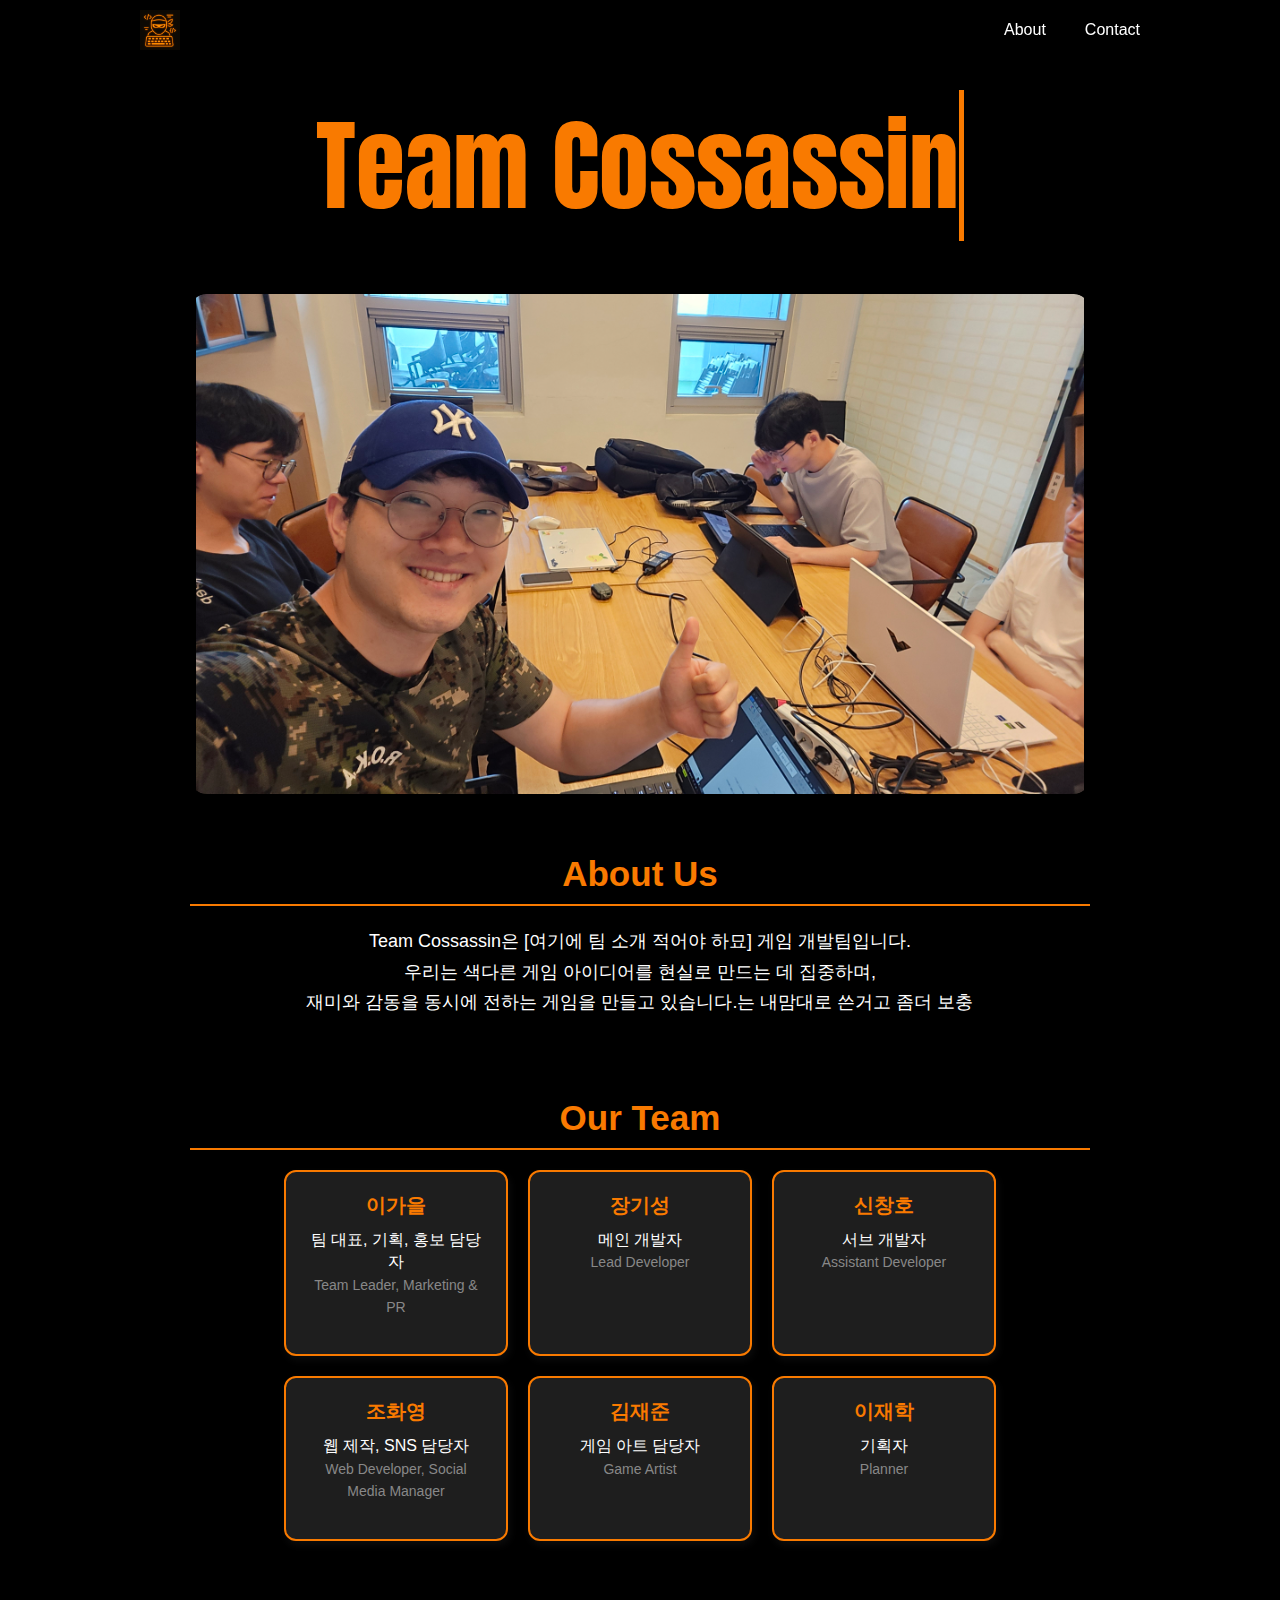
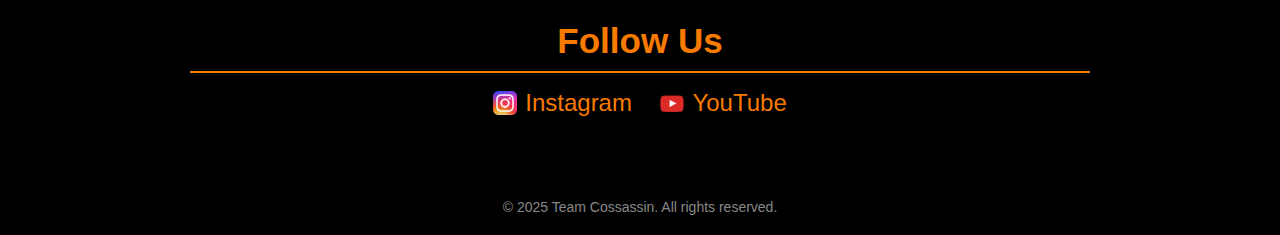
<file: TeamCossassin/index.html>
<!DOCTYPE html>
<html lang="ko">
<head>
  <meta charset="UTF-8" />
  <meta name="viewport" content="width=device-width, initial-scale=1.0"/>
  <title>Team Cossassin - Game Dev Team</title>
  <link href="https://fonts.googleapis.com/css2?family=Anton&display=swap" rel="stylesheet">
  <link rel="stylesheet" href="styles/style.css" />
</head>
<body>
  <div class="container">
    
    <header class="site-header">
      <div class="nav-container">
        <a href="#" class="logo-left">
          <img src="img/logo.png" alt="Team Cossassin 로고" class="logo-img" />
        </a>
        
        <nav class="nav-right">
         <a href="#about">About</a>
         <a href="#team">Contact</a>
        </nav>
      </div>
    </header>

<div class="team-title">
  <span class="typing">Team Cossassin</span>
</div>



  <section class="main-image-slider">
    <div class="slider">
      <img src="img/1234.jpg" alt="대표 이미지1" class="slide active">
      <img src="img/2222.png" alt="대표 이미지2" class="slide">
      <img src="img/3333.jpeg" alt="대표 이미지3" class="slide">
    </div>
  </section>



    <section class="intro" id="about">
      <div class="section-title">About Us</div>
      <p class="intro-text">
        Team Cossassin은 [여기에 팀 소개 적어야 하묘] 게임 개발팀입니다.<br/>
        우리는 색다른 게임 아이디어를 현실로 만드는 데 집중하며,<br/>
        재미와 감동을 동시에 전하는 게임을 만들고 있습니다.는 내맘대로 쓴거고 좀더 보충
      </p>
    </section>

    <section class="team-cards" id="team">
  <div class="section-title">Our Team</div>
  <div class="card-container">
    <div class="card">
      <h3>이가을</h3>
      <p>팀 대표, 기획, 홍보 담당자<br><span class="role">Team Leader, Marketing & PR</span></p>
    </div>
    <div class="card">
      <h3>장기성</h3>
      <p>메인 개발자<br><span class="role">Lead Developer</span></p>
    </div>
    <div class="card">
      <h3>신창호</h3>
      <p>서브 개발자<br><span class="role">Assistant Developer</span></p>
    </div>
    <div class="card">
      <h3>조화영</h3>
      <p>웹 제작, SNS 담당자<br><span class="role">Web Developer, Social Media Manager</span></p>
    </div>
    <div class="card">
      <h3>김재준</h3>
      <p>게임 아트 담당자<br><span class="role">Game Artist</span></p>
    </div>
    <div class="card">
      <h3>이재학</h3>
      <p>기획자<br><span class="role">Planner</span></p>
    </div>
  </div>
</section>





    <section class="social-icons">
      <div class="section-title">Follow Us</div>
      <a href="https://www.instagram.com/team_cossassin/?igsh=ZDI4c3lkZWxrODVp" target="_blank">
        <img src="img/instagram.png" alt="Instagram 로고" class="icon-img" />
        Instagram
      </a>
      <a href="https://youtube.com/@teamcossassin" target="_blank">
        <img src="img/youtube.png" alt="YouTube 로고" class="icon-img" />
        YouTube
      </a>
    </section>


    <footer>
      &copy; 2025 Team Cossassin. All rights reserved.
    </footer>
  </div>

  <script>
  const slides = document.querySelectorAll('.slide');
  let current = 0;

  function showNextSlide() {
    slides[current].classList.remove('active');
    current = (current + 1) % slides.length;
    slides[current].classList.add('active');
  }

  setInterval(showNextSlide, 5000); // 5초마다 천천히 전환
</script>


</body>
</html>
</file>
<file: TeamCossassin/styles/style.css>
body {
      font-family: 'Arial', sans-serif;
      margin: 0;
      padding: 0;
      background-color: #000000;
      color: #ffffff;
      padding-top: 70px;
    }

    .container {
      max-width: 900px;
      margin: 0 auto;
      padding: 20px;
      text-align: center;
    }

    .team-title {
      font-family: 'Anton', sans-serif;
      font-size: 100px;
      color: #F97A00;
      margin-bottom: 20px;
    }

    .main-image img {
      width: 100%;
      height: auto;
      border-radius: 10px;
      margin-bottom: 30px;
    }

    section {
      margin-bottom: 80px;
    }

    @media (max-width: 600px) {
        section {
            margin-bottom: 50px;
        }
    }

    .section-title {
      font-size: 35px;
      font-weight: bold;
      border-bottom: 2px solid #F97A00;
      padding-bottom: 10px;
      margin-bottom: 20px;
    }

    .intro-text {
      font-size: 18px;
      line-height: 1.7;
    }

    .activities ul {
      list-style-type: none;
      padding: 0;
    }

    .activities li {
      margin: 10px 0;
      font-size: 16px;
    }

    .social-icons {
  margin-top: 20px;
  text-align: center;
}

.social-icons .section-title {
  margin-bottom: 16px;

}
    .social-icons a {
  display: inline-flex;
  align-items: center;
  gap: 8px;
  font-size: 24px;
  text-decoration: none;
  color: #F97A00;
  margin: 0 12px;
  transition: opacity 0.2s;
}


    .social-icons a:hover {
        opacity: 0.8;
    }

    .icon-img {
        height: 24px;
        width: 24px;
        object-fit: contain;
    }


    footer {
      font-size: 14px;
      color: #888888;
      margin-top: 40px;
    }

    @media (max-width: 600px) {
      header h1 {
        font-size: 40px;
      }
    }

    .team-cards .card-container {
  display: flex;
  flex-wrap: wrap;
  justify-content: center;
  gap: 20px;
}

.card {
  background-color: #1e1e1e;
  border: 2px solid #F97A00;
  border-radius: 12px;
  width: 180px;
  padding: 20px;
  box-shadow: 2px 4px 8px rgba(255, 255, 255, 0.05);
  transition: transform 0.2s;
}

.card:hover {
  transform: scale(1.05);
}

.card h3 {
  margin: 0;
  font-size: 20px;
  color: #F97A00;
}

.card h3,
.section-title {
  color: #F97A00;
}

.card p {
  margin-top: 10px;
  font-size: 16px;
  line-height: 1.4;
}

.card .role {
  font-size: 14px;
  color: #888;
}
.site-header {
  position: fixed;
  top: 0;
  left: 0;
  width: 100%;
  height: 60px;
  background-color: rgba(0, 0, 0, 0.95); /* 약간 투명한 검은색 */
  display: flex;
  justify-content: center;
  align-items: center;
  z-index: 1000;
  box-shadow: 0 2px 4px rgba(0,0,0,0.05);
}

.nav-container {
  width: 90%;
  max-width: 1000px;
  margin: 0 auto;
  display: flex;
  justify-content: space-between;
  align-items: center;
}

.nav-right {
  display: flex;      /* 가로 정렬 */
  flex-direction: row;  /* 명시해줘도 좋음 */
  gap: 39px;          /* 간격 */
  align-items: center;
}


.nav-left a,
.nav-right a {
  color: #ffffff;
  text-decoration: none;
  font-size: 16px;
  font-weight: 500;
  transition: color 0.3s;
}

.nav-left a:hover,
.nav-right a:hover {
  color: #F97A00;
}

.logo {
  font-family: 'Anton', sans-serif;
  font-size: 24px;
  color: #F97A00;
  text-decoration: none;
}

.logo-left {
  display: flex;
  align-items: center;
}


.logo-img {
  height: 40px;        /* 로고 이미지의 최대 높이 제한 */
  object-fit: contain; /* 비율 유지하면서 딱 맞게 */
  display: block;
}


html {
  scroll-behavior: smooth;
}

#about, #team {
  scroll-margin-top: 80px;  /* 헤더 높이만큼 여유 줌 */
}

.typing {
  display: inline-block;
  font-family: 'Anton', sans-serif;
  font-size: 100px;
  color: #F97A00;
  border-right: 5px solid #F97A00;
  white-space: nowrap;
  overflow: hidden;
  animation: typing 2.5s steps(15) forwards, blink 0.7s step-end 2.5s 5,
  hide-cursor 0.1s linear 6s forwards;
}

@keyframes typing {
  from { width: 0 }
  to { width: 15ch }
}

@keyframes blink {
  50% { border-color: transparent }
  100% { border-color: #F97A00 }
}
@keyframes hide-cursor {
  to { border-right: none; }
}

.main-image-slider {
  width: 100%;
  max-width: 900px;
  margin: 0 auto 60px;
  border-radius: 16px;
  overflow: hidden;
  
}

.slider {
  position: relative;
  width: 100%;
  height: 500px; /* 원하는 슬라이더 높이 */
}

.slide {
  position: absolute;
  top: 0;
  left: 0;
  width: 100%;
  height: 100%;
  object-fit: contain;
  background-color: #000; /* 사진 주변 여백 생기면 어색하지 않도록 */

  opacity: 0;
  transition: opacity 1.5s ease-in-out;
  border-radius: 16px; /* 모서리 둥글게 */
}

.slide.active {
  opacity: 1;
}
</file>
